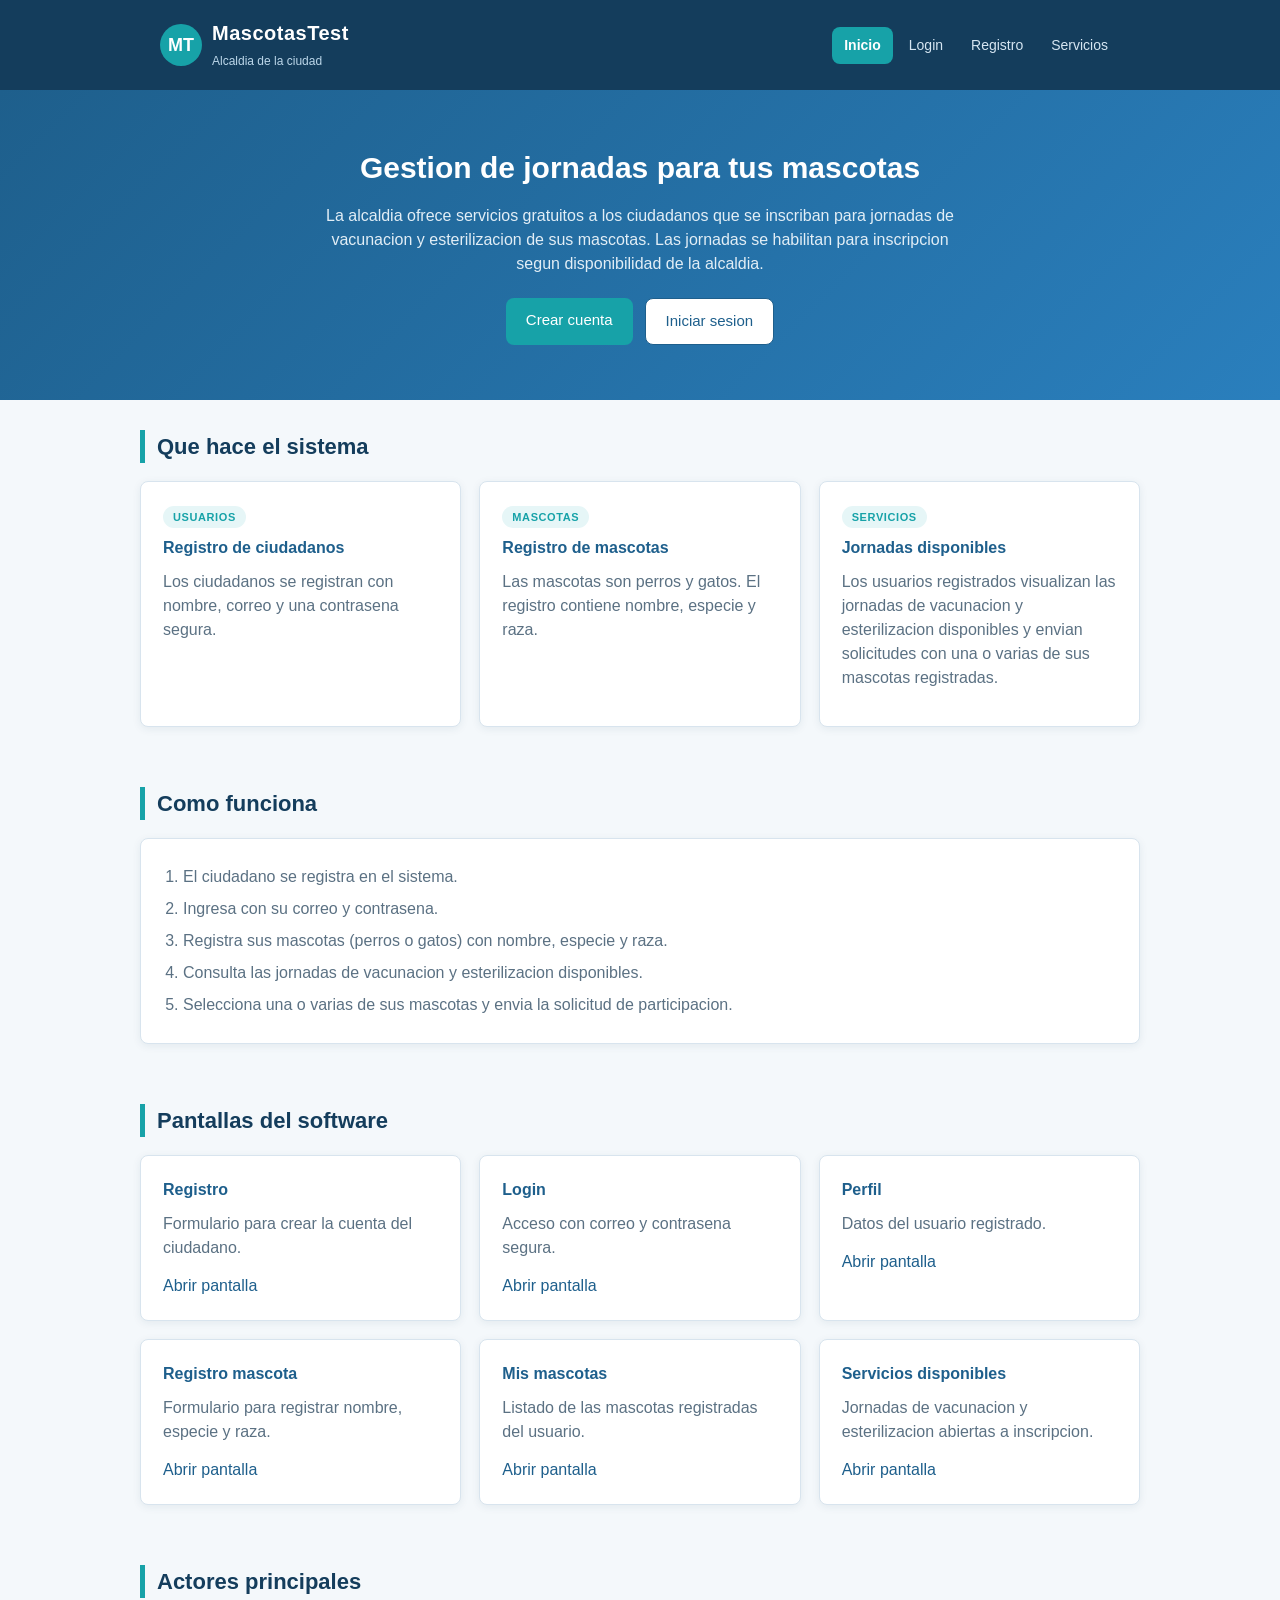
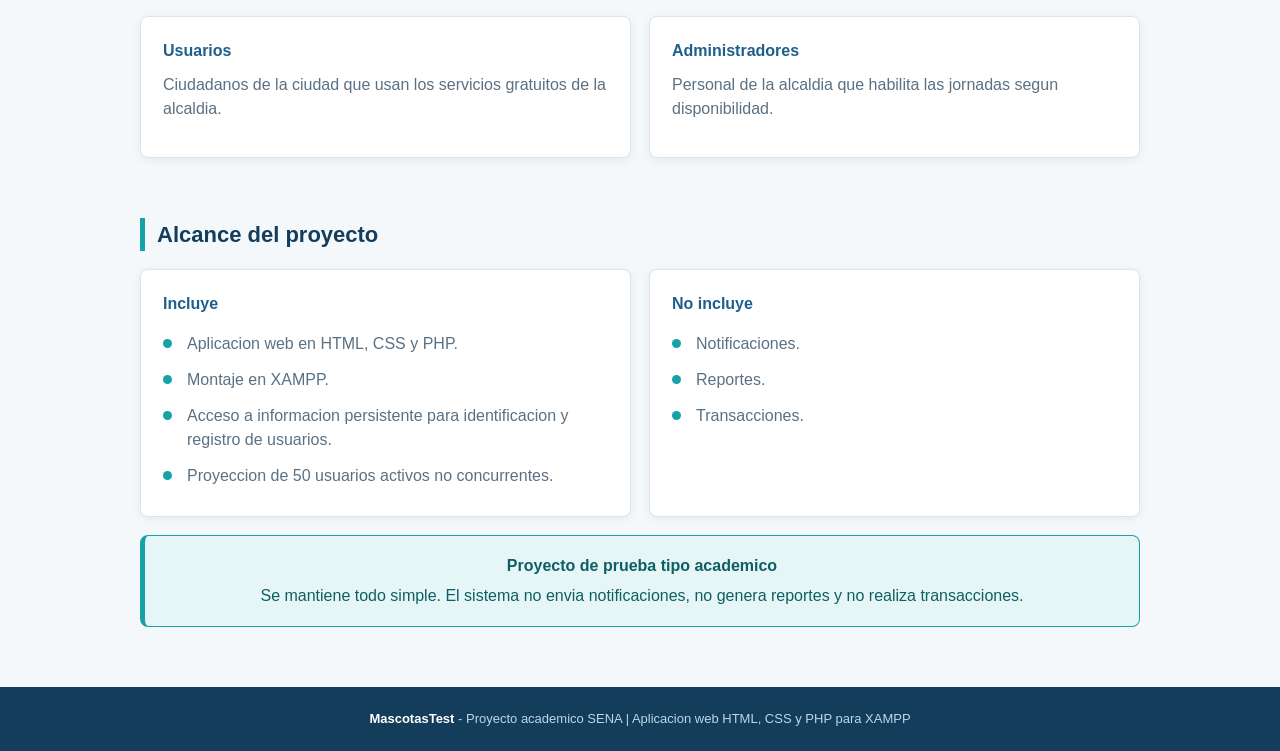
<file: index.html>
<!DOCTYPE html>
<html lang="es">
<head>
  <meta charset="UTF-8">
  <meta name="viewport" content="width=device-width, initial-scale=1.0">
  <title>MascotasTest | Sistema de gestion de mascotas</title>
  <link rel="stylesheet" href="styles.css">
</head>
<body>

  <header>
    <div class="contenedor">
      <div class="marca">
        <div class="logo">MT</div>
        <div>
          <h1>MascotasTest</h1>
          <span>Alcaldia de la ciudad</span>
        </div>
      </div>
      <nav>
        <ul>
          <li><a href="index.html" class="activo">Inicio</a></li>
          <li><a href="login.php">Login</a></li>
          <li><a href="registro.php">Registro</a></li>
          <li><a href="servicios.html">Servicios</a></li>
        </ul>
      </nav>
    </div>
  </header>

  <main>

    <section class="portada">
      <h2>Gestion de jornadas para tus mascotas</h2>
      <p>
        La alcaldia ofrece servicios gratuitos a los ciudadanos que se inscriban para
        jornadas de vacunacion y esterilizacion de sus mascotas. Las jornadas se habilitan
        para inscripcion segun disponibilidad de la alcaldia.
      </p>
      <div class="acciones">
        <a class="boton" href="registro.php">Crear cuenta</a>
        <a class="boton secundario" href="login.php">Iniciar sesion</a>
      </div>
    </section>

    <section class="seccion contenedor">
      <h2>Que hace el sistema</h2>
      <div class="rejilla">
        <article class="tarjeta">
          <span class="etiqueta">Usuarios</span>
          <h3>Registro de ciudadanos</h3>
          <p class="parrafo">
            Los ciudadanos se registran con nombre, correo y una contrasena segura.
          </p>
        </article>
        <article class="tarjeta">
          <span class="etiqueta">Mascotas</span>
          <h3>Registro de mascotas</h3>
          <p class="parrafo">
            Las mascotas son perros y gatos. El registro contiene nombre, especie y raza.
          </p>
        </article>
        <article class="tarjeta">
          <span class="etiqueta">Servicios</span>
          <h3>Jornadas disponibles</h3>
          <p class="parrafo">
            Los usuarios registrados visualizan las jornadas de vacunacion y esterilizacion
            disponibles y envian solicitudes con una o varias de sus mascotas registradas.
          </p>
        </article>
      </div>
    </section>

    <section class="seccion contenedor">
      <h2>Como funciona</h2>
      <div class="tarjeta">
        <ol class="pasos">
          <li>El ciudadano se registra en el sistema.</li>
          <li>Ingresa con su correo y contrasena.</li>
          <li>Registra sus mascotas (perros o gatos) con nombre, especie y raza.</li>
          <li>Consulta las jornadas de vacunacion y esterilizacion disponibles.</li>
          <li>Selecciona una o varias de sus mascotas y envia la solicitud de participacion.</li>
        </ol>
      </div>
    </section>

    <section class="seccion contenedor">
      <h2>Pantallas del software</h2>
      <div class="rejilla">
        <article class="tarjeta">
          <h3>Registro</h3>
          <p class="parrafo">Formulario para crear la cuenta del ciudadano.</p>
          <a href="registro.php">Abrir pantalla</a>
        </article>
        <article class="tarjeta">
          <h3>Login</h3>
          <p class="parrafo">Acceso con correo y contrasena segura.</p>
          <a href="login.php">Abrir pantalla</a>
        </article>
        <article class="tarjeta">
          <h3>Perfil</h3>
          <p class="parrafo">Datos del usuario registrado.</p>
          <a href="perfil.php">Abrir pantalla</a>
        </article>
        <article class="tarjeta">
          <h3>Registro mascota</h3>
          <p class="parrafo">Formulario para registrar nombre, especie y raza.</p>
          <a href="registro-mascota.php">Abrir pantalla</a>
        </article>
        <article class="tarjeta">
          <h3>Mis mascotas</h3>
          <p class="parrafo">Listado de las mascotas registradas del usuario.</p>
          <a href="mis-mascotas.php">Abrir pantalla</a>
        </article>
        <article class="tarjeta">
          <h3>Servicios disponibles</h3>
          <p class="parrafo">Jornadas de vacunacion y esterilizacion abiertas a inscripcion.</p>
          <a href="servicios.html">Abrir pantalla</a>
        </article>
      </div>
    </section>

    <section class="seccion contenedor">
      <h2>Actores principales</h2>
      <div class="rejilla">
        <article class="tarjeta">
          <h3>Usuarios</h3>
          <p class="parrafo">Ciudadanos de la ciudad que usan los servicios gratuitos de la alcaldia.</p>
        </article>
        <article class="tarjeta">
          <h3>Administradores</h3>
          <p class="parrafo">Personal de la alcaldia que habilita las jornadas segun disponibilidad.</p>
        </article>
      </div>
    </section>

    <section class="seccion contenedor">
      <h2>Alcance del proyecto</h2>
      <div class="rejilla">
        <article class="tarjeta">
          <h3>Incluye</h3>
          <ul class="lista">
            <li>Aplicacion web en HTML, CSS y PHP.</li>
            <li>Montaje en XAMPP.</li>
            <li>Acceso a informacion persistente para identificacion y registro de usuarios.</li>
            <li>Proyeccion de 50 usuarios activos no concurrentes.</li>
          </ul>
        </article>
        <article class="tarjeta">
          <h3>No incluye</h3>
          <ul class="lista">
            <li>Notificaciones.</li>
            <li>Reportes.</li>
            <li>Transacciones.</li>
          </ul>
        </article>
      </div>
      <div class="aviso" style="margin-top: 18px;">
        <strong>Proyecto de prueba tipo academico</strong>
        Se mantiene todo simple. El sistema no envia notificaciones, no genera reportes y no realiza transacciones.
      </div>
    </section>

  </main>

  <footer>
    <div class="contenedor">
      <strong>MascotasTest</strong> - Proyecto academico SENA |
      Aplicacion web HTML, CSS y PHP para XAMPP
    </div>
  </footer>

</body>
</html>
</file>
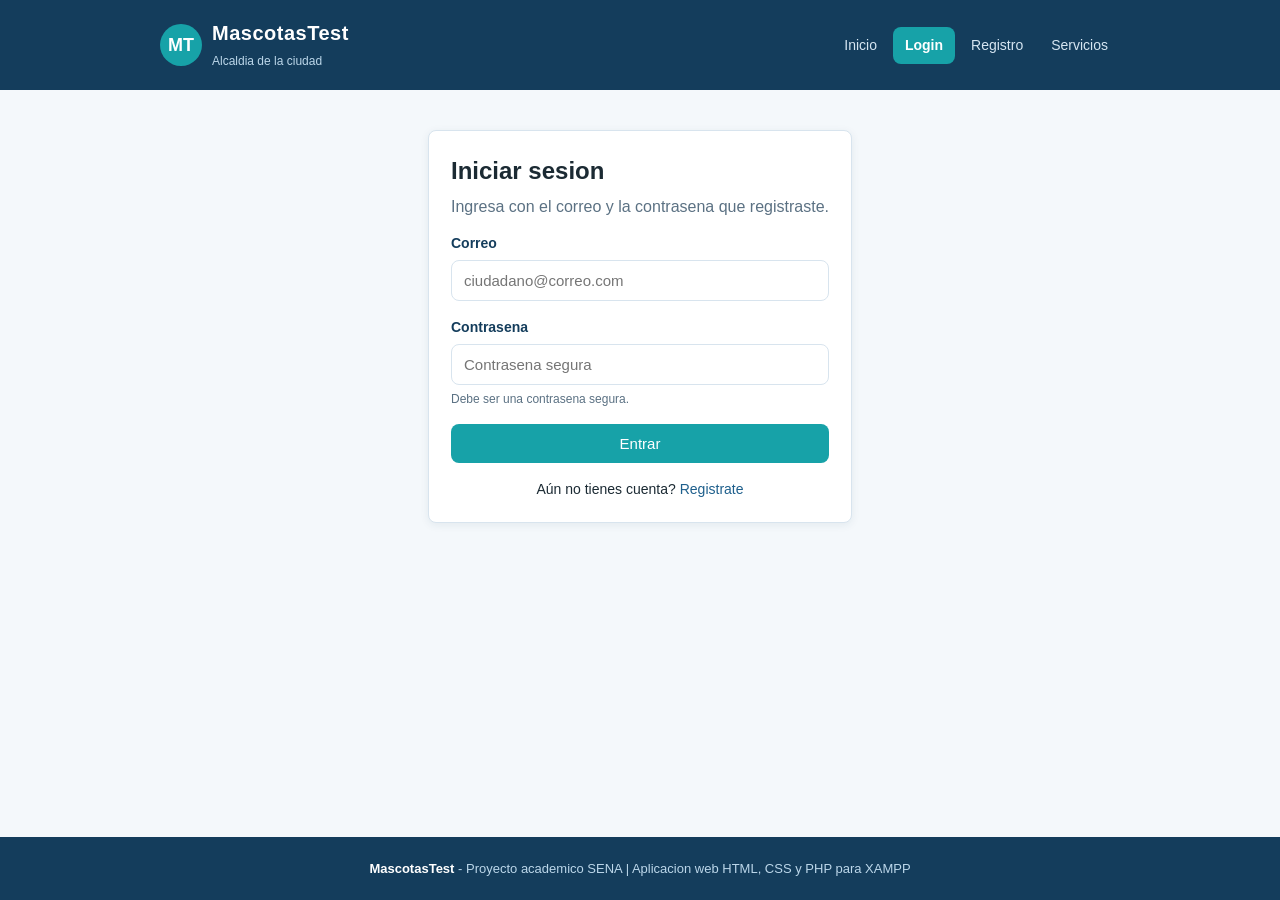
<file: login.html>
<!DOCTYPE html>
<html lang="es">
<head>
  <meta charset="UTF-8">
  <meta name="viewport" content="width=device-width, initial-scale=1.0">
  <title>Login | MascotasTest</title>
  <link rel="stylesheet" href="styles.css">
</head>
<body>

  <header>
    <div class="contenedor">
      <div class="marca">
        <div class="logo">MT</div>
        <div>
          <h1>MascotasTest</h1>
          <span>Alcaldia de la ciudad</span>
        </div>
      </div>
      <nav>
        <ul>
          <li><a href="index.html">Inicio</a></li>
          <li><a href="login.php" class="activo">Login</a></li>
          <li><a href="registro.php">Registro</a></li>
          <li><a href="servicios.html">Servicios</a></li>
        </ul>
      </nav>
    </div>
  </header>

  <main class="centrado">
    <div class="tarjeta">
      <h2 style="border:none; padding:0; margin-bottom:6px;">Iniciar sesion</h2>
      <p class="parrafo">Ingresa con el correo y la contrasena que registraste.</p>

      <form action="#" method="post">
        <div class="campo">
          <label for="correo">Correo</label>
          <input type="email" id="correo" name="correo" placeholder="ciudadano@correo.com" required>
        </div>

        <div class="campo">
          <label for="password">Contrasena</label>
          <input type="password" id="password" name="password" placeholder="Contrasena segura" required>
          <span class="ayuda">Debe ser una contrasena segura.</span>
        </div>

        <button type="submit" class="boton bloque">Entrar</button>
      </form>

      <p class="enlace-centro">
        A&uacute;n no tienes cuenta? <a href="registro.php">Registrate</a>
      </p>
    </div>
  </main>

  <footer>
    <div class="contenedor">
      <strong>MascotasTest</strong> - Proyecto academico SENA |
      Aplicacion web HTML, CSS y PHP para XAMPP
    </div>
  </footer>

</body>
</html>
</file>
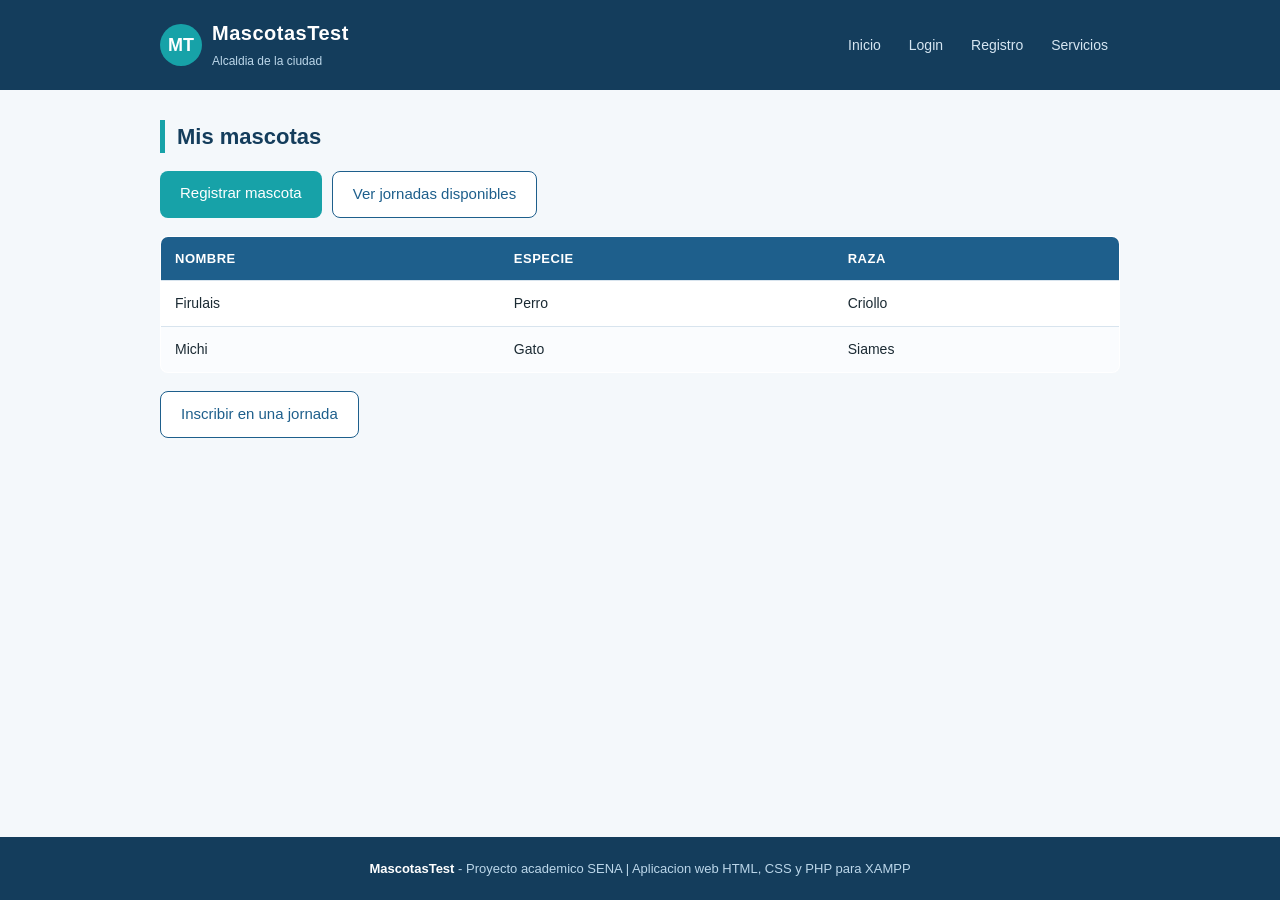
<file: mis-mascotas.html>
<!DOCTYPE html>
<html lang="es">
<head>
  <meta charset="UTF-8">
  <meta name="viewport" content="width=device-width, initial-scale=1.0">
  <title>Mis mascotas | MascotasTest</title>
  <link rel="stylesheet" href="styles.css">
</head>
<body>

  <header>
    <div class="contenedor">
      <div class="marca">
        <div class="logo">MT</div>
        <div>
          <h1>MascotasTest</h1>
          <span>Alcaldia de la ciudad</span>
        </div>
      </div>
      <nav>
        <ul>
          <li><a href="index.html">Inicio</a></li>
          <li><a href="login.php">Login</a></li>
          <li><a href="registro.php">Registro</a></li>
          <li><a href="servicios.html">Servicios</a></li>
        </ul>
      </nav>
    </div>
  </header>

  <main class="contenedor">
    <section class="seccion">

      <h2>Mis mascotas</h2>

      <div class="acciones" style="margin-bottom:18px;">
        <a class="boton" href="registro-mascota.php">Registrar mascota</a>
        <a class="boton secundario" href="servicios.html">Ver jornadas disponibles</a>
      </div>

      <table class="tabla">
        <thead>
          <tr>
            <th>Nombre</th>
            <th>Especie</th>
            <th>Raza</th>
          </tr>
        </thead>
        <tbody>
          <tr>
            <td>Firulais</td>
            <td>Perro</td>
            <td>Criollo</td>
          </tr>
          <tr>
            <td>Michi</td>
            <td>Gato</td>
            <td>Siames</td>
          </tr>
        </tbody>
      </table>

      <div class="acciones" style="margin-top:18px;">
        <a class="boton secundario" href="servicios.html">Inscribir en una jornada</a>
      </div>

      <!--
        Estado alterno: cuando el usuario no tiene mascotas registradas.
        <div class="vacio" style="margin-top:18px;">
          No tienes mascotas registradas. <a href="registro-mascota.php">Registra la primera</a>.
        </div>
      -->

    </section>
  </main>

  <footer>
    <div class="contenedor">
      <strong>MascotasTest</strong> - Proyecto academico SENA |
      Aplicacion web HTML, CSS y PHP para XAMPP
    </div>
  </footer>

</body>
</html>
</file>
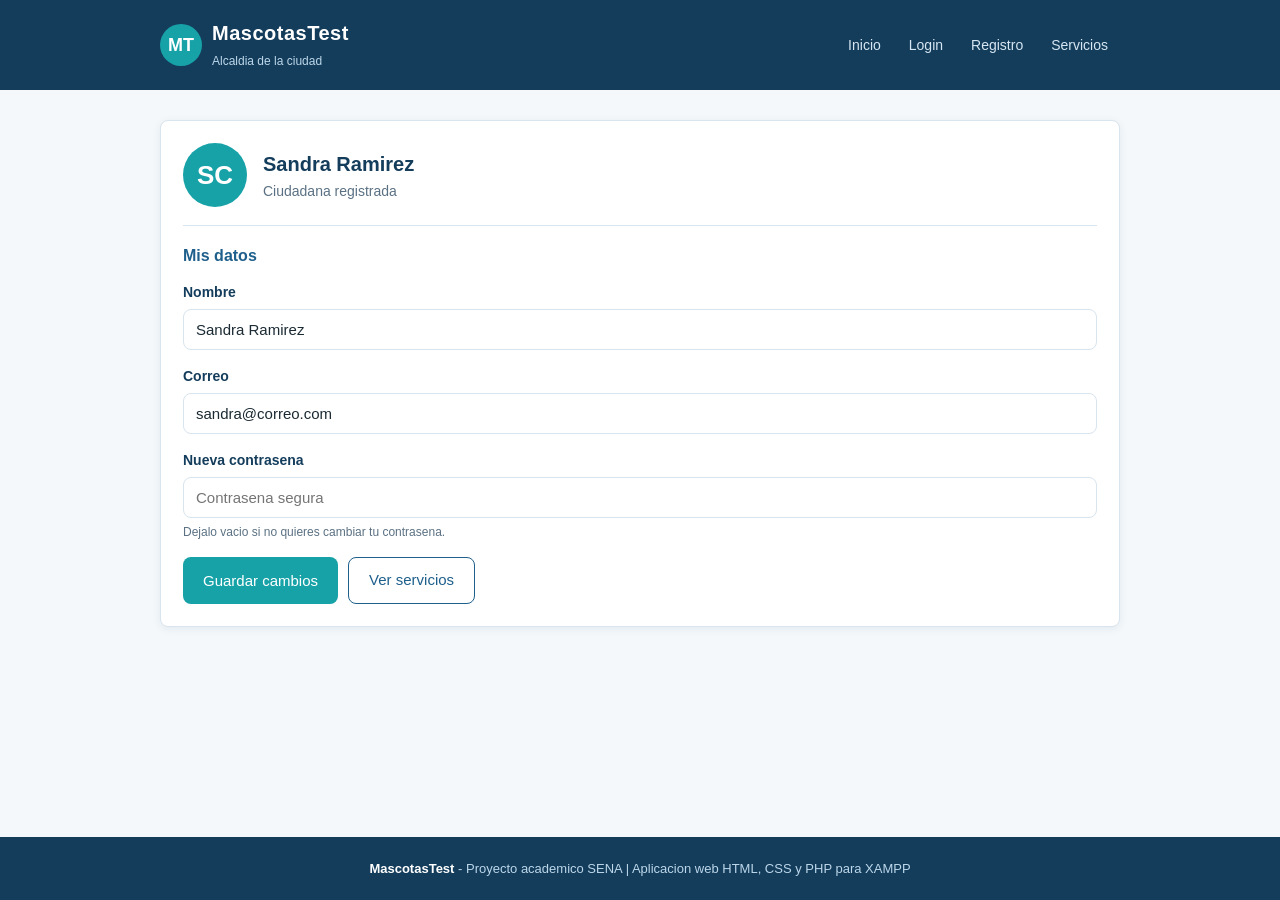
<file: perfil.html>
<!DOCTYPE html>
<html lang="es">
<head>
  <meta charset="UTF-8">
  <meta name="viewport" content="width=device-width, initial-scale=1.0">
  <title>Perfil | MascotasTest</title>
  <link rel="stylesheet" href="styles.css">
</head>
<body>

  <header>
    <div class="contenedor">
      <div class="marca">
        <div class="logo">MT</div>
        <div>
          <h1>MascotasTest</h1>
          <span>Alcaldia de la ciudad</span>
        </div>
      </div>
      <nav>
        <ul>
          <li><a href="index.html">Inicio</a></li>
          <li><a href="login.php">Login</a></li>
          <li><a href="registro.php">Registro</a></li>
          <li><a href="servicios.html">Servicios</a></li>
        </ul>
      </nav>
    </div>
  </header>

  <main class="contenedor">
    <section class="seccion">

      <div class="tarjeta">
        <div class="datos-usuario">
          <div class="avatar">SC</div>
          <div>
            <h2>Sandra Ramirez</h2>
            <p>Ciudadana registrada</p>
          </div>
        </div>

        <h3 style="margin-bottom:14px;">Mis datos</h3>

        <form action="#" method="post">
          <div class="campo">
            <label for="nombre">Nombre</label>
            <input type="text" id="nombre" name="nombre" value="Sandra Ramirez" required>
          </div>

          <div class="campo">
            <label for="correo">Correo</label>
            <input type="email" id="correo" name="correo" value="sandra@correo.com" required>
          </div>

          <div class="campo">
            <label for="password">Nueva contrasena</label>
            <input type="password" id="password" name="password" placeholder="Contrasena segura">
            <span class="ayuda">Dejalo vacio si no quieres cambiar tu contrasena.</span>
          </div>

          <div class="acciones">
            <button type="submit" class="boton">Guardar cambios</button>
            <a class="boton secundario" href="servicios.html">Ver servicios</a>
          </div>
        </form>
      </div>

    </section>
  </main>

  <footer>
    <div class="contenedor">
      <strong>MascotasTest</strong> - Proyecto academico SENA |
      Aplicacion web HTML, CSS y PHP para XAMPP
    </div>
  </footer>

</body>
</html>
</file>
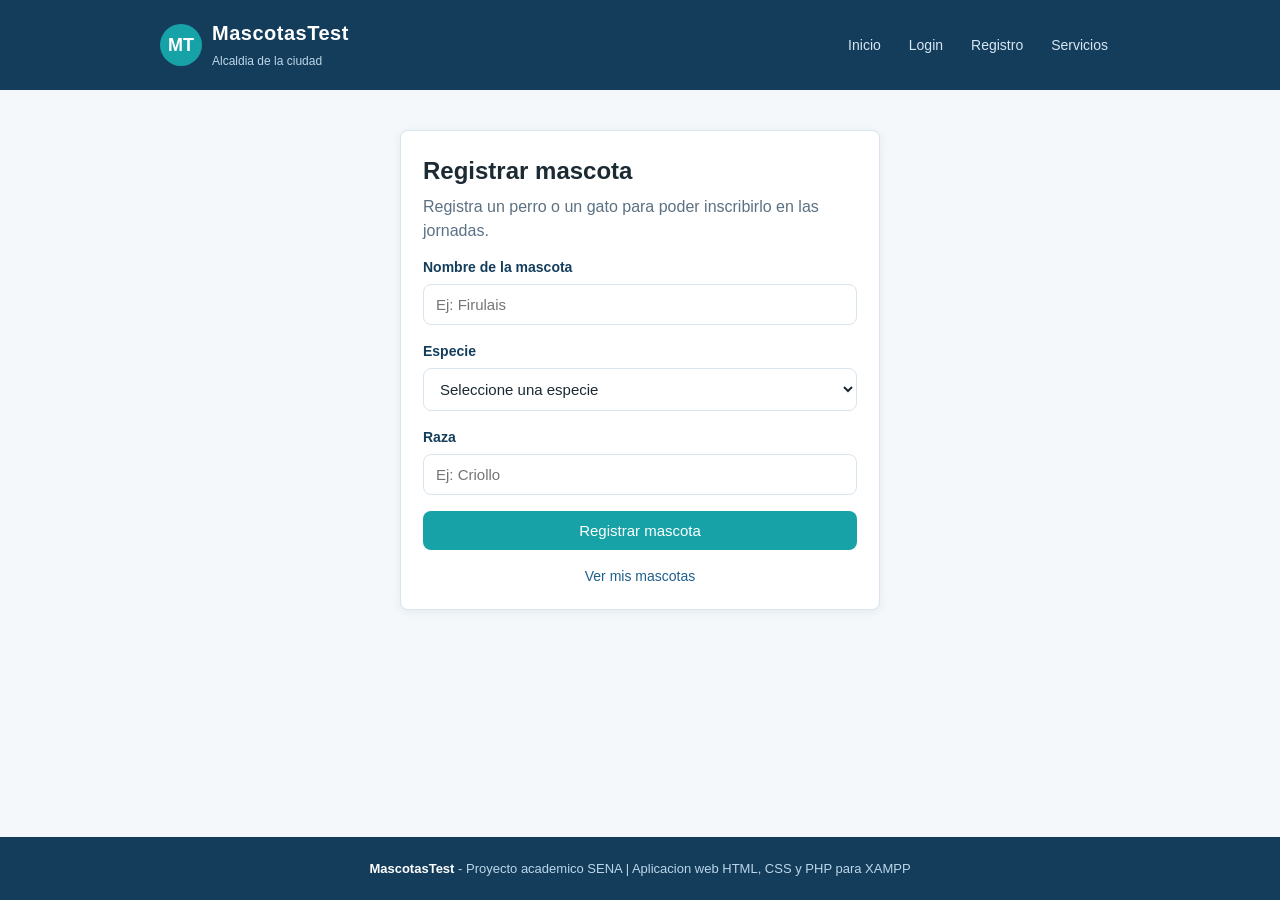
<file: registro-mascota.html>
<!DOCTYPE html>
<html lang="es">
<head>
  <meta charset="UTF-8">
  <meta name="viewport" content="width=device-width, initial-scale=1.0">
  <title>Registro mascota | MascotasTest</title>
  <link rel="stylesheet" href="styles.css">
</head>
<body>

  <header>
    <div class="contenedor">
      <div class="marca">
        <div class="logo">MT</div>
        <div>
          <h1>MascotasTest</h1>
          <span>Alcaldia de la ciudad</span>
        </div>
      </div>
      <nav>
        <ul>
          <li><a href="index.html">Inicio</a></li>
          <li><a href="login.php">Login</a></li>
          <li><a href="registro.php">Registro</a></li>
          <li><a href="servicios.html">Servicios</a></li>
        </ul>
      </nav>
    </div>
  </header>

  <main class="centrado">
    <div class="tarjeta">
      <h2 style="border:none; padding:0; margin-bottom:6px;">Registrar mascota</h2>
      <p class="parrafo">Registra un perro o un gato para poder inscribirlo en las jornadas.</p>

      <form action="#" method="post">
        <div class="campo">
          <label for="nombre">Nombre de la mascota</label>
          <input type="text" id="nombre" name="nombre" placeholder="Ej: Firulais" required>
        </div>

        <div class="campo">
          <label for="especie">Especie</label>
          <select id="especie" name="especie" required>
            <option value="">Seleccione una especie</option>
            <option value="perro">Perro</option>
            <option value="gato">Gato</option>
          </select>
        </div>

        <div class="campo">
          <label for="raza">Raza</label>
          <input type="text" id="raza" name="raza" placeholder="Ej: Criollo" required>
        </div>

        <button type="submit" class="boton bloque">Registrar mascota</button>
      </form>

      <p class="enlace-centro">
        <a href="mis-mascotas.php">Ver mis mascotas</a>
      </p>
    </div>
  </main>

  <footer>
    <div class="contenedor">
      <strong>MascotasTest</strong> - Proyecto academico SENA |
      Aplicacion web HTML, CSS y PHP para XAMPP
    </div>
  </footer>

</body>
</html>
</file>
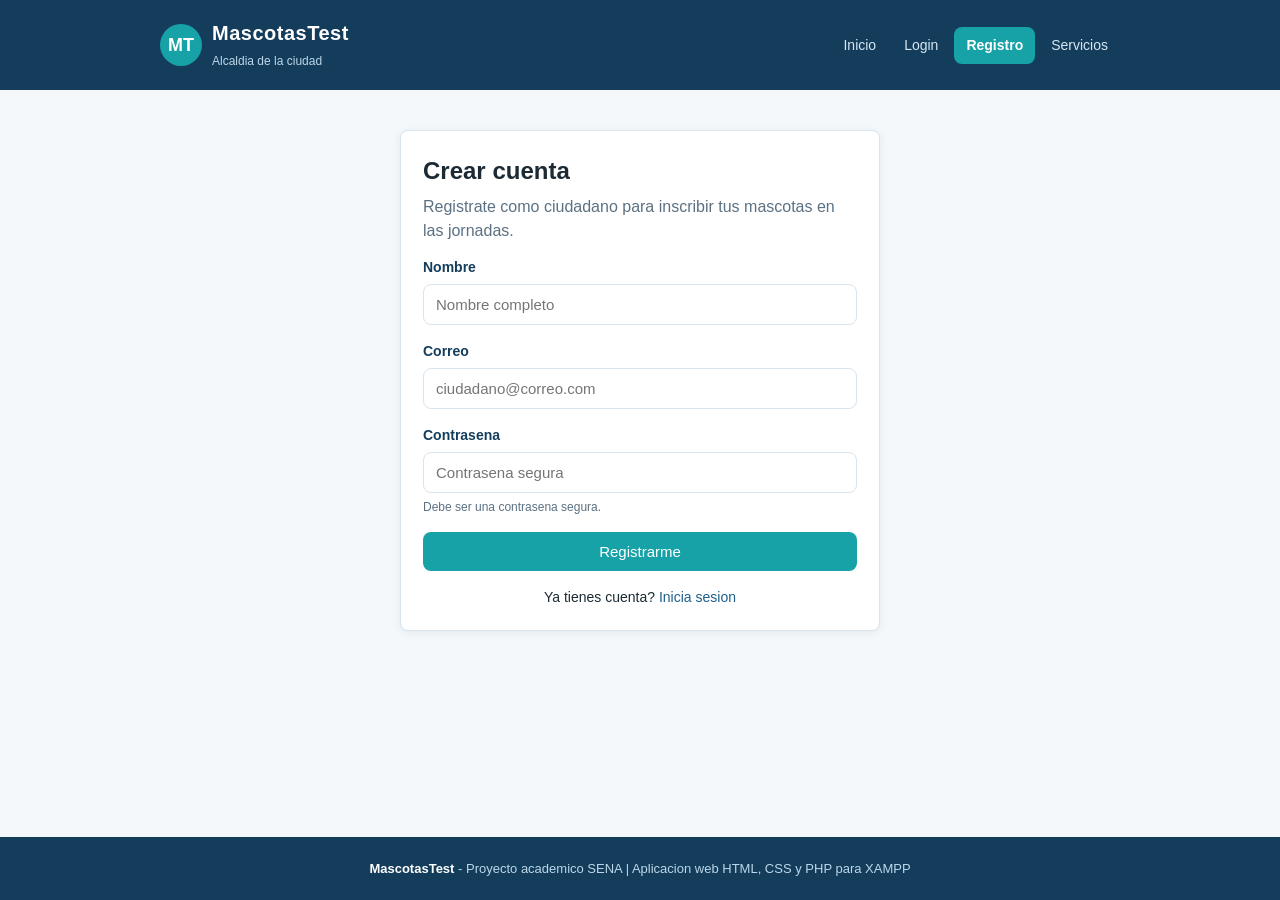
<file: registro.html>
<!DOCTYPE html>
<html lang="es">
<head>
  <meta charset="UTF-8">
  <meta name="viewport" content="width=device-width, initial-scale=1.0">
  <title>Registro | MascotasTest</title>
  <link rel="stylesheet" href="styles.css">
</head>
<body>

  <header>
    <div class="contenedor">
      <div class="marca">
        <div class="logo">MT</div>
        <div>
          <h1>MascotasTest</h1>
          <span>Alcaldia de la ciudad</span>
        </div>
      </div>
      <nav>
        <ul>
          <li><a href="index.html">Inicio</a></li>
          <li><a href="login.php">Login</a></li>
          <li><a href="registro.php" class="activo">Registro</a></li>
          <li><a href="servicios.html">Servicios</a></li>
        </ul>
      </nav>
    </div>
  </header>

  <main class="centrado">
    <div class="tarjeta">
      <h2 style="border:none; padding:0; margin-bottom:6px;">Crear cuenta</h2>
      <p class="parrafo">Registrate como ciudadano para inscribir tus mascotas en las jornadas.</p>

      <form action="#" method="post">
        <div class="campo">
          <label for="nombre">Nombre</label>
          <input type="text" id="nombre" name="nombre" placeholder="Nombre completo" required>
        </div>

        <div class="campo">
          <label for="correo">Correo</label>
          <input type="email" id="correo" name="correo" placeholder="ciudadano@correo.com" required>
        </div>

        <div class="campo">
          <label for="password">Contrasena</label>
          <input type="password" id="password" name="password" placeholder="Contrasena segura" required>
          <span class="ayuda">Debe ser una contrasena segura.</span>
        </div>

        <button type="submit" class="boton bloque">Registrarme</button>
      </form>

      <p class="enlace-centro">
        Ya tienes cuenta? <a href="login.php">Inicia sesion</a>
      </p>
    </div>
  </main>

  <footer>
    <div class="contenedor">
      <strong>MascotasTest</strong> - Proyecto academico SENA |
      Aplicacion web HTML, CSS y PHP para XAMPP
    </div>
  </footer>

</body>
</html>
</file>
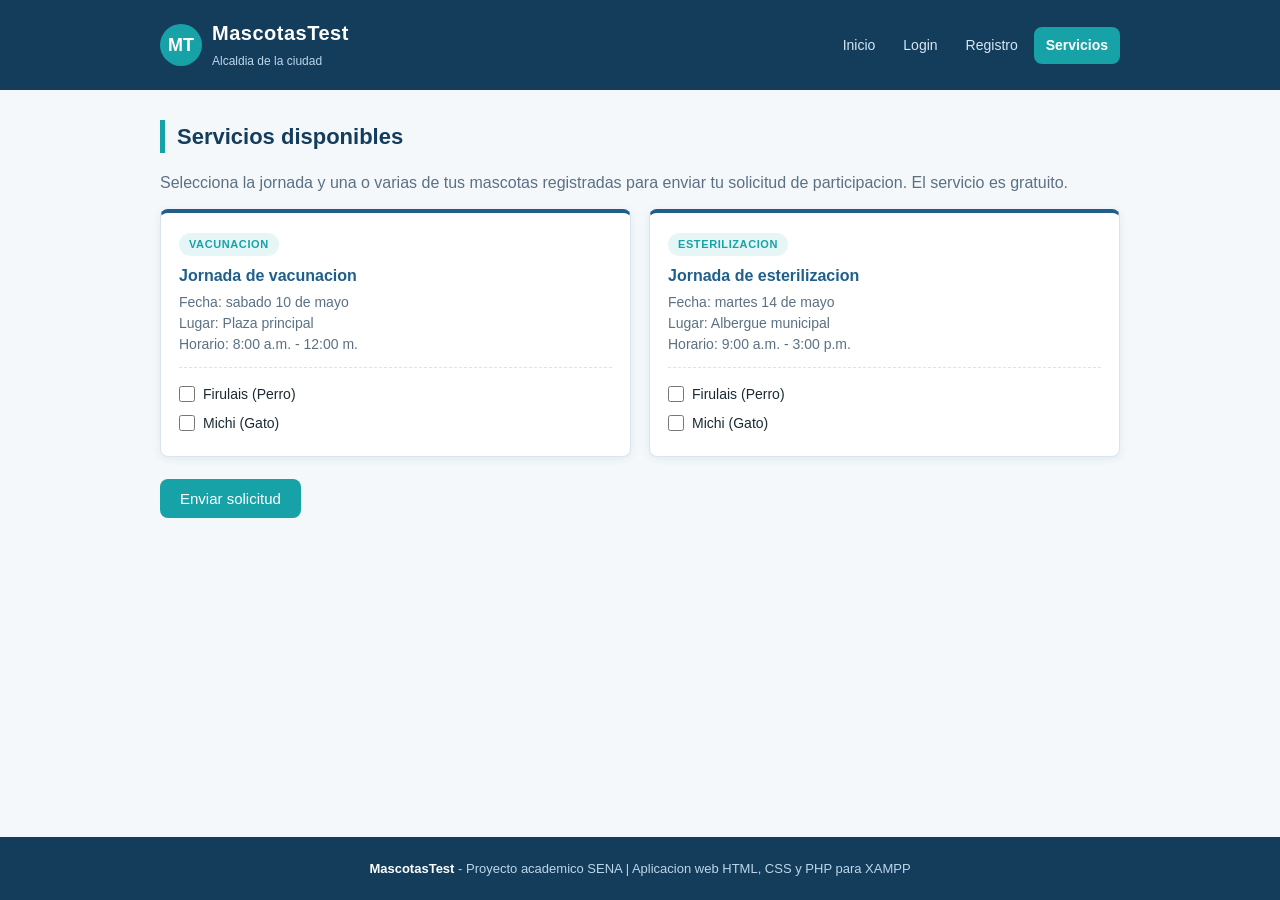
<file: servicios.html>
<!DOCTYPE html>
<html lang="es">
<head>
  <meta charset="UTF-8">
  <meta name="viewport" content="width=device-width, initial-scale=1.0">
  <title>Servicios disponibles | MascotasTest</title>
  <link rel="stylesheet" href="styles.css">
</head>
<body>

  <header>
    <div class="contenedor">
      <div class="marca">
        <div class="logo">MT</div>
        <div>
          <h1>MascotasTest</h1>
          <span>Alcaldia de la ciudad</span>
        </div>
      </div>
      <nav>
        <ul>
          <li><a href="index.html">Inicio</a></li>
          <li><a href="login.php">Login</a></li>
          <li><a href="registro.php">Registro</a></li>
          <li><a href="servicios.html" class="activo">Servicios</a></li>
        </ul>
      </nav>
    </div>
  </header>

  <main class="contenedor">
    <section class="seccion">

      <h2>Servicios disponibles</h2>
      <p class="parrafo">
        Selecciona la jornada y una o varias de tus mascotas registradas para enviar
        tu solicitud de participacion. El servicio es gratuito.
      </p>

      <div class="rejilla" style="margin-bottom:22px;">

        <article class="jornada">
          <span class="etiqueta">Vacunacion</span>
          <h3>Jornada de vacunacion</h3>
          <div class="datos">
            <span>Fecha: sabado 10 de mayo</span>
            <span>Lugar: Plaza principal</span>
            <span>Horario: 8:00 a.m. - 12:00 m.</span>
          </div>
          <div class="seleccion">
            <label class="opcion">
              <input type="checkbox" name="mascota" value="firulais">
              Firulais (Perro)
            </label>
            <label class="opcion">
              <input type="checkbox" name="mascota" value="michi">
              Michi (Gato)
            </label>
          </div>
        </article>

        <article class="jornada">
          <span class="etiqueta">Esterilizacion</span>
          <h3>Jornada de esterilizacion</h3>
          <div class="datos">
            <span>Fecha: martes 14 de mayo</span>
            <span>Lugar: Albergue municipal</span>
            <span>Horario: 9:00 a.m. - 3:00 p.m.</span>
          </div>
          <div class="seleccion">
            <label class="opcion">
              <input type="checkbox" name="mascota" value="firulais">
              Firulais (Perro)
            </label>
            <label class="opcion">
              <input type="checkbox" name="mascota" value="michi">
              Michi (Gato)
            </label>
          </div>
        </article>

      </div>

      <button type="submit" class="boton">Enviar solicitud</button>

      <!--
        Estado alterno: cuando no hay jornadas disponibles por disponibilidad de la alcaldia.
        <div class="aviso">
          <strong>No hay jornadas disponibles</strong>
          La alcaldia no tiene jornadas abiertas para inscripcion en este momento.
          Vuelve mas tarde para consultar la disponibilidad.
        </div>
      -->

    </section>
  </main>

  <footer>
    <div class="contenedor">
      <strong>MascotasTest</strong> - Proyecto academico SENA |
      Aplicacion web HTML, CSS y PHP para XAMPP
    </div>
  </footer>

</body>
</html>
</file>
<file: styles.css>
/* MascotasTest - plantilla academica (HTML + CSS) */

:root {
  --azul: #1e5f8c;
  --azul-oscuro: #143d5c;
  --azul-claro: #2a7fbd;
  --turquesa: #17a2a8;
  --turquesa-claro: #e6f6f7;
  --fondo: #f4f8fb;
  --blanco: #ffffff;
  --texto: #1b2a33;
  --texto-suave: #5b7183;
  --borde: #d8e4ee;
  --sombra: 0 2px 8px rgba(20, 61, 92, 0.08);
  --radio: 8px;
}

* {
  margin: 0;
  padding: 0;
  box-sizing: border-box;
}

body {
  font-family: "Segoe UI", Tahoma, Arial, sans-serif;
  background: var(--fondo);
  color: var(--texto);
  line-height: 1.5;
  min-height: 100vh;
  display: flex;
  flex-direction: column;
}

a {
  color: var(--azul);
  text-decoration: none;
}

a:hover {
  text-decoration: underline;
}

/* ---------- Encabezado y navegacion ---------- */

header {
  background: var(--azul-oscuro);
  color: var(--blanco);
}

header .contenedor {
  display: flex;
  flex-wrap: wrap;
  align-items: center;
  justify-content: space-between;
  gap: 12px;
  padding: 18px 20px;
}

.marca {
  display: flex;
  align-items: center;
  gap: 10px;
}

.logo {
  width: 42px;
  height: 42px;
  border-radius: 50%;
  background: var(--turquesa);
  color: var(--blanco);
  font-weight: bold;
  font-size: 18px;
  display: flex;
  align-items: center;
  justify-content: center;
}

.marca h1 {
  font-size: 20px;
  letter-spacing: 0.5px;
}

.marca span {
  font-size: 12px;
  color: #bcd7ea;
}

nav ul {
  list-style: none;
  display: flex;
  flex-wrap: wrap;
  gap: 4px;
}

nav a {
  display: block;
  color: #d6e6f2;
  font-size: 14px;
  padding: 8px 12px;
  border-radius: var(--radio);
}

nav a:hover {
  background: rgba(255, 255, 255, 0.12);
  text-decoration: none;
}

nav a.activo {
  background: var(--turquesa);
  color: var(--blanco);
  font-weight: bold;
}

/* ---------- Estructura ---------- */

main {
  flex: 1;
}

.contenedor {
  width: 100%;
  max-width: 1000px;
  margin: 0 auto;
  padding: 0 20px;
}

.seccion {
  padding: 30px 0;
}

.seccion h2 {
  font-size: 22px;
  color: var(--azul-oscuro);
  border-left: 5px solid var(--turquesa);
  padding-left: 12px;
  margin-bottom: 18px;
}

.seccion h3 {
  font-size: 16px;
  color: var(--azul);
  margin-bottom: 10px;
}

.centrado {
  max-width: 520px;
  margin: 0 auto;
  padding: 40px 20px;
}

.tarjeta {
  background: var(--blanco);
  border: 1px solid var(--borde);
  border-radius: var(--radio);
  box-shadow: var(--sombra);
  padding: 22px;
}

.rejilla {
  display: grid;
  grid-template-columns: repeat(auto-fit, minmax(240px, 1fr));
  gap: 18px;
}

.parrafo {
  color: var(--texto-suave);
  margin-bottom: 14px;
}

/* ---------- Portada ---------- */

.portada {
  background: linear-gradient(135deg, var(--azul) 0%, var(--azul-claro) 100%);
  color: var(--blanco);
  text-align: center;
  padding: 55px 20px;
}

.portada h2 {
  border: none;
  padding: 0;
  color: var(--blanco);
  font-size: 30px;
  margin-bottom: 14px;
}

.portada p {
  max-width: 640px;
  margin: 0 auto 22px;
  color: #e2eef6;
}

.portada .acciones {
  display: flex;
  justify-content: center;
  flex-wrap: wrap;
  gap: 12px;
}

/* ---------- Listas ---------- */

ul.lista {
  list-style: none;
}

ul.lista li {
  position: relative;
  padding: 6px 0 6px 24px;
  color: var(--texto-suave);
}

ul.lista li::before {
  content: "";
  position: absolute;
  left: 0;
  top: 13px;
  width: 9px;
  height: 9px;
  border-radius: 50%;
  background: var(--turquesa);
}

ol.pasos {
  padding-left: 20px;
  color: var(--texto-suave);
}

ol.pasos li {
  padding: 4px 0;
}

/* ---------- Etiquetas ---------- */

.etiqueta {
  display: inline-block;
  font-size: 11px;
  font-weight: bold;
  text-transform: uppercase;
  letter-spacing: 0.6px;
  color: var(--turquesa);
  background: var(--turquesa-claro);
  border-radius: 20px;
  padding: 3px 10px;
  margin-bottom: 8px;
}

/* ---------- Botones ---------- */

.boton {
  display: inline-block;
  background: var(--turquesa);
  color: var(--blanco);
  border: none;
  border-radius: var(--radio);
  padding: 11px 20px;
  font-size: 15px;
  font-family: inherit;
  cursor: pointer;
}

.boton:hover {
  background: #128d92;
  text-decoration: none;
}

.boton.secundario {
  background: var(--blanco);
  color: var(--azul);
  border: 1px solid var(--azul);
}

.boton.secundario:hover {
  background: var(--azul);
  color: var(--blanco);
}

.boton.bloque {
  width: 100%;
  text-align: center;
}

.acciones {
  display: flex;
  flex-wrap: wrap;
  gap: 10px;
}

/* ---------- Formularios ---------- */

.campo {
  margin-bottom: 16px;
}

.campo label {
  display: block;
  font-size: 14px;
  font-weight: bold;
  color: var(--azul-oscuro);
  margin-bottom: 6px;
}

.campo input,
.campo select {
  width: 100%;
  padding: 11px 12px;
  font-size: 15px;
  font-family: inherit;
  color: var(--texto);
  background: var(--blanco);
  border: 1px solid var(--borde);
  border-radius: var(--radio);
}

.campo input:focus,
.campo select:focus {
  outline: none;
  border-color: var(--turquesa);
  box-shadow: 0 0 0 3px rgba(23, 162, 168, 0.15);
}

.ayuda {
  display: block;
  font-size: 12px;
  color: var(--texto-suave);
  margin-top: 5px;
}

.enlace-centro {
  text-align: center;
  font-size: 14px;
  margin-top: 16px;
}

/* ---------- Aviso ---------- */

.aviso {
  background: var(--turquesa-claro);
  border: 1px solid var(--turquesa);
  border-left-width: 5px;
  border-radius: var(--radio);
  color: #0e5f63;
  padding: 18px;
  text-align: center;
}

.aviso strong {
  display: block;
  margin-bottom: 6px;
}

.aviso.error {
  background: #fdf0ee;
  border-color: #d98880;
  color: #9c2b22;
  text-align: left;
  margin-bottom: 16px;
}

/* ---------- Tarjetas de jornada ---------- */

.jornada {
  background: var(--blanco);
  border: 1px solid var(--borde);
  border-top: 4px solid var(--azul);
  border-radius: var(--radio);
  box-shadow: var(--sombra);
  padding: 18px;
}

.jornada h3 {
  margin-bottom: 4px;
}

.jornada .datos {
  font-size: 14px;
  color: var(--texto-suave);
  margin-bottom: 12px;
}

.jornada .datos span {
  display: block;
}

.seleccion {
  border-top: 1px dashed var(--borde);
  padding-top: 12px;
}

.seleccion .opcion {
  display: flex;
  align-items: center;
  gap: 8px;
  font-size: 14px;
  padding: 4px 0;
}

.seleccion input {
  accent-color: var(--turquesa);
  width: 16px;
  height: 16px;
}

/* ---------- Tabla ---------- */

.tabla {
  width: 100%;
  border-collapse: collapse;
  background: var(--blanco);
  border: 1px solid var(--borde);
  border-radius: var(--radio);
  overflow: hidden;
}

.tabla th,
.tabla td {
  text-align: left;
  padding: 12px 14px;
  font-size: 14px;
  border-bottom: 1px solid var(--borde);
}

.tabla th {
  background: var(--azul);
  color: var(--blanco);
  font-size: 13px;
  text-transform: uppercase;
  letter-spacing: 0.5px;
}

.tabla tbody tr:last-child td {
  border-bottom: none;
}

.tabla tbody tr:nth-child(even) {
  background: #fafcfe;
}

.vacio {
  color: var(--texto-suave);
  font-style: italic;
  padding: 18px;
  background: var(--blanco);
  border: 1px dashed var(--borde);
  border-radius: var(--radio);
  text-align: center;
}

/* ---------- Datos de perfil ---------- */

.datos-usuario {
  display: flex;
  align-items: center;
  gap: 16px;
  padding-bottom: 18px;
  margin-bottom: 18px;
  border-bottom: 1px solid var(--borde);
}

.avatar {
  width: 64px;
  height: 64px;
  border-radius: 50%;
  background: var(--turquesa);
  color: var(--blanco);
  font-size: 26px;
  font-weight: bold;
  display: flex;
  align-items: center;
  justify-content: center;
  flex-shrink: 0;
}

.datos-usuario h2 {
  border: none;
  padding: 0;
  margin-bottom: 2px;
  font-size: 20px;
}

.datos-usuario p {
  font-size: 14px;
  color: var(--texto-suave);
}

/* ---------- Pie de pagina ---------- */

footer {
  background: var(--azul-oscuro);
  color: #bcd7ea;
  text-align: center;
  font-size: 13px;
  padding: 22px 20px;
  margin-top: 30px;
}

footer strong {
  color: var(--blanco);
}
</file>
